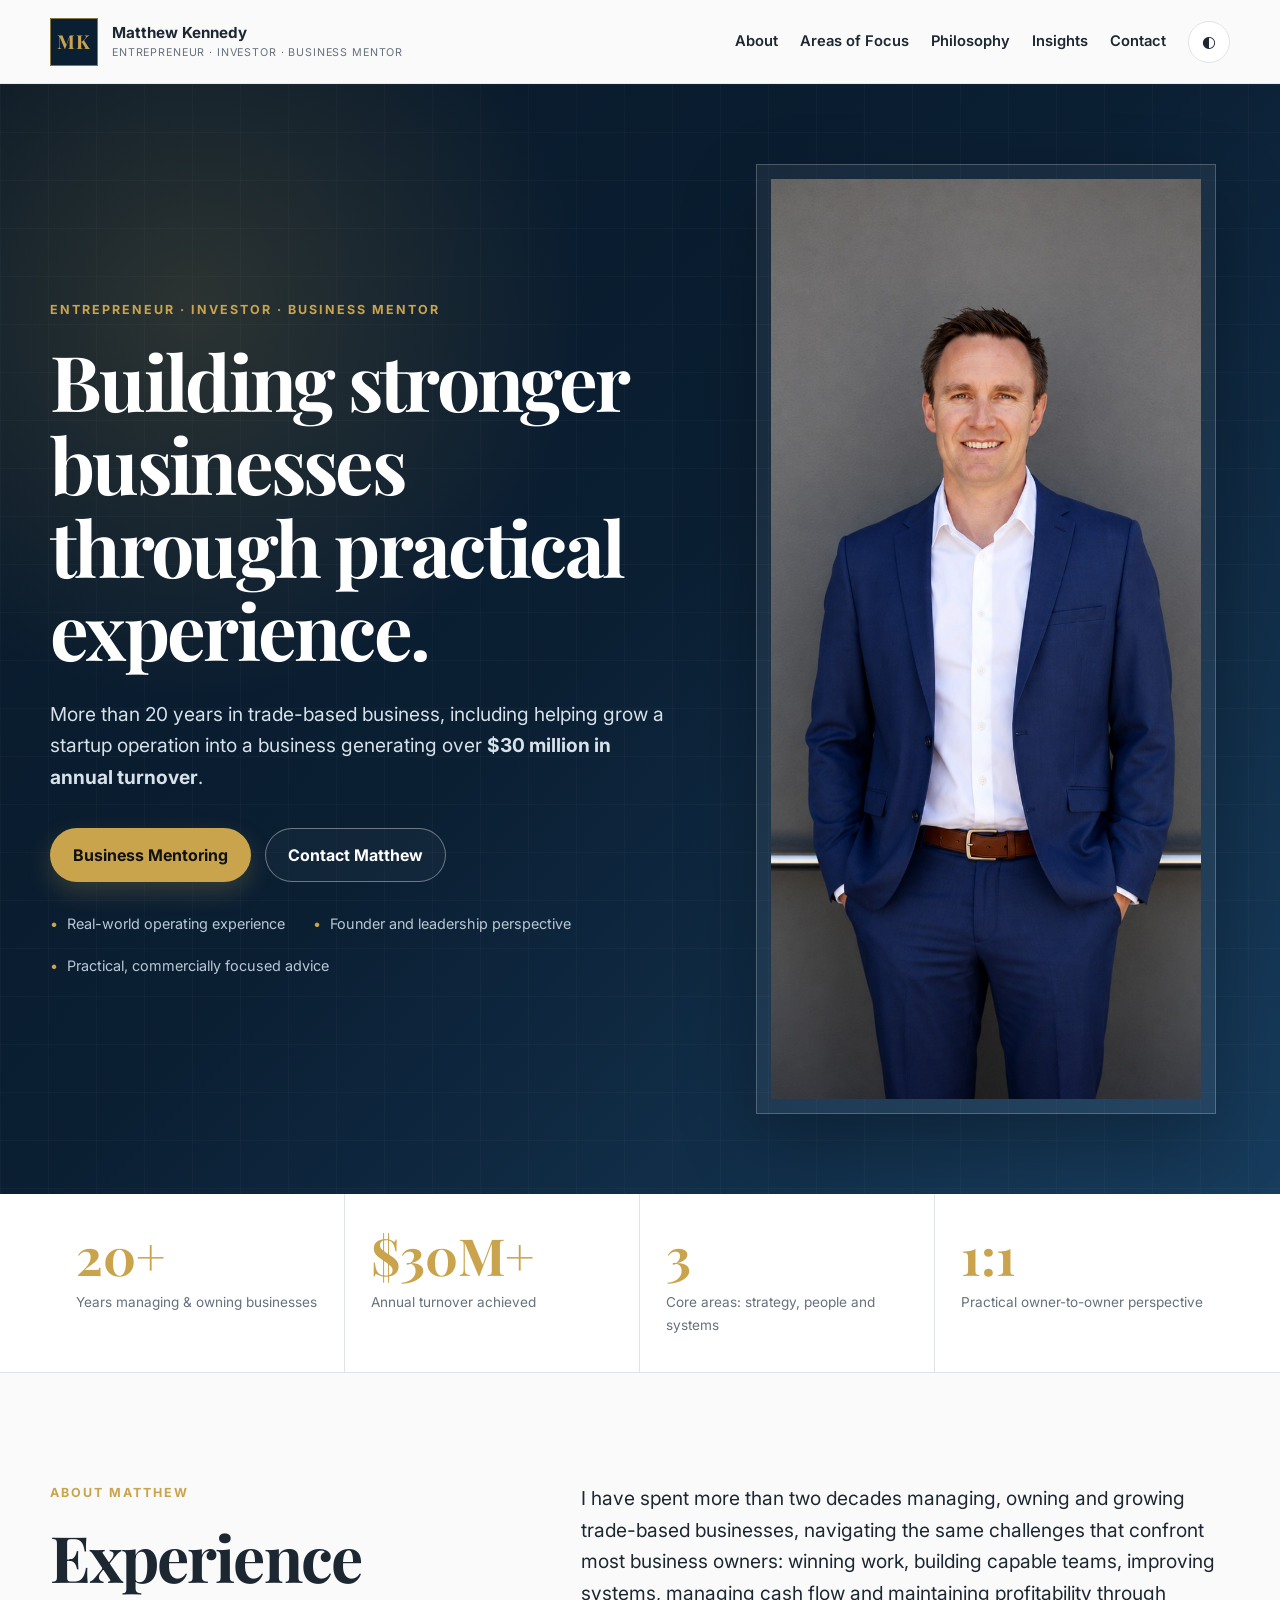
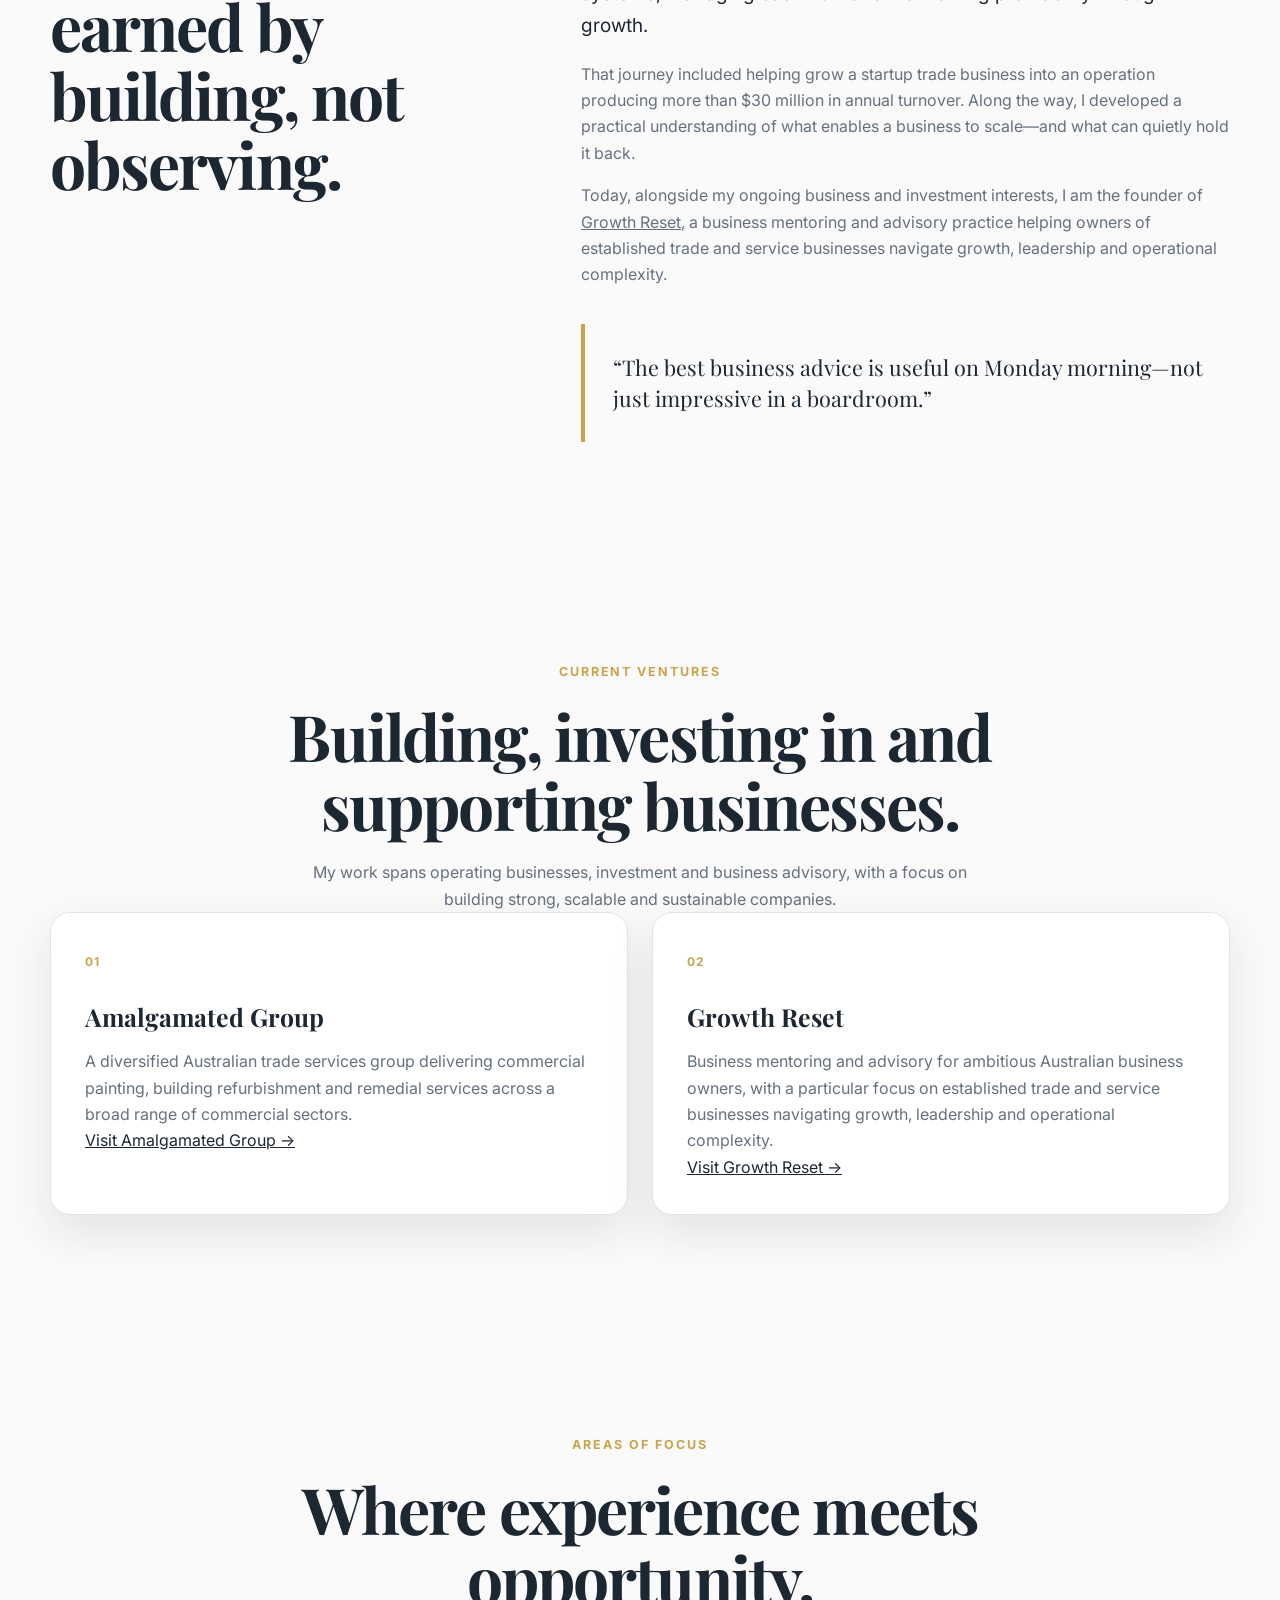
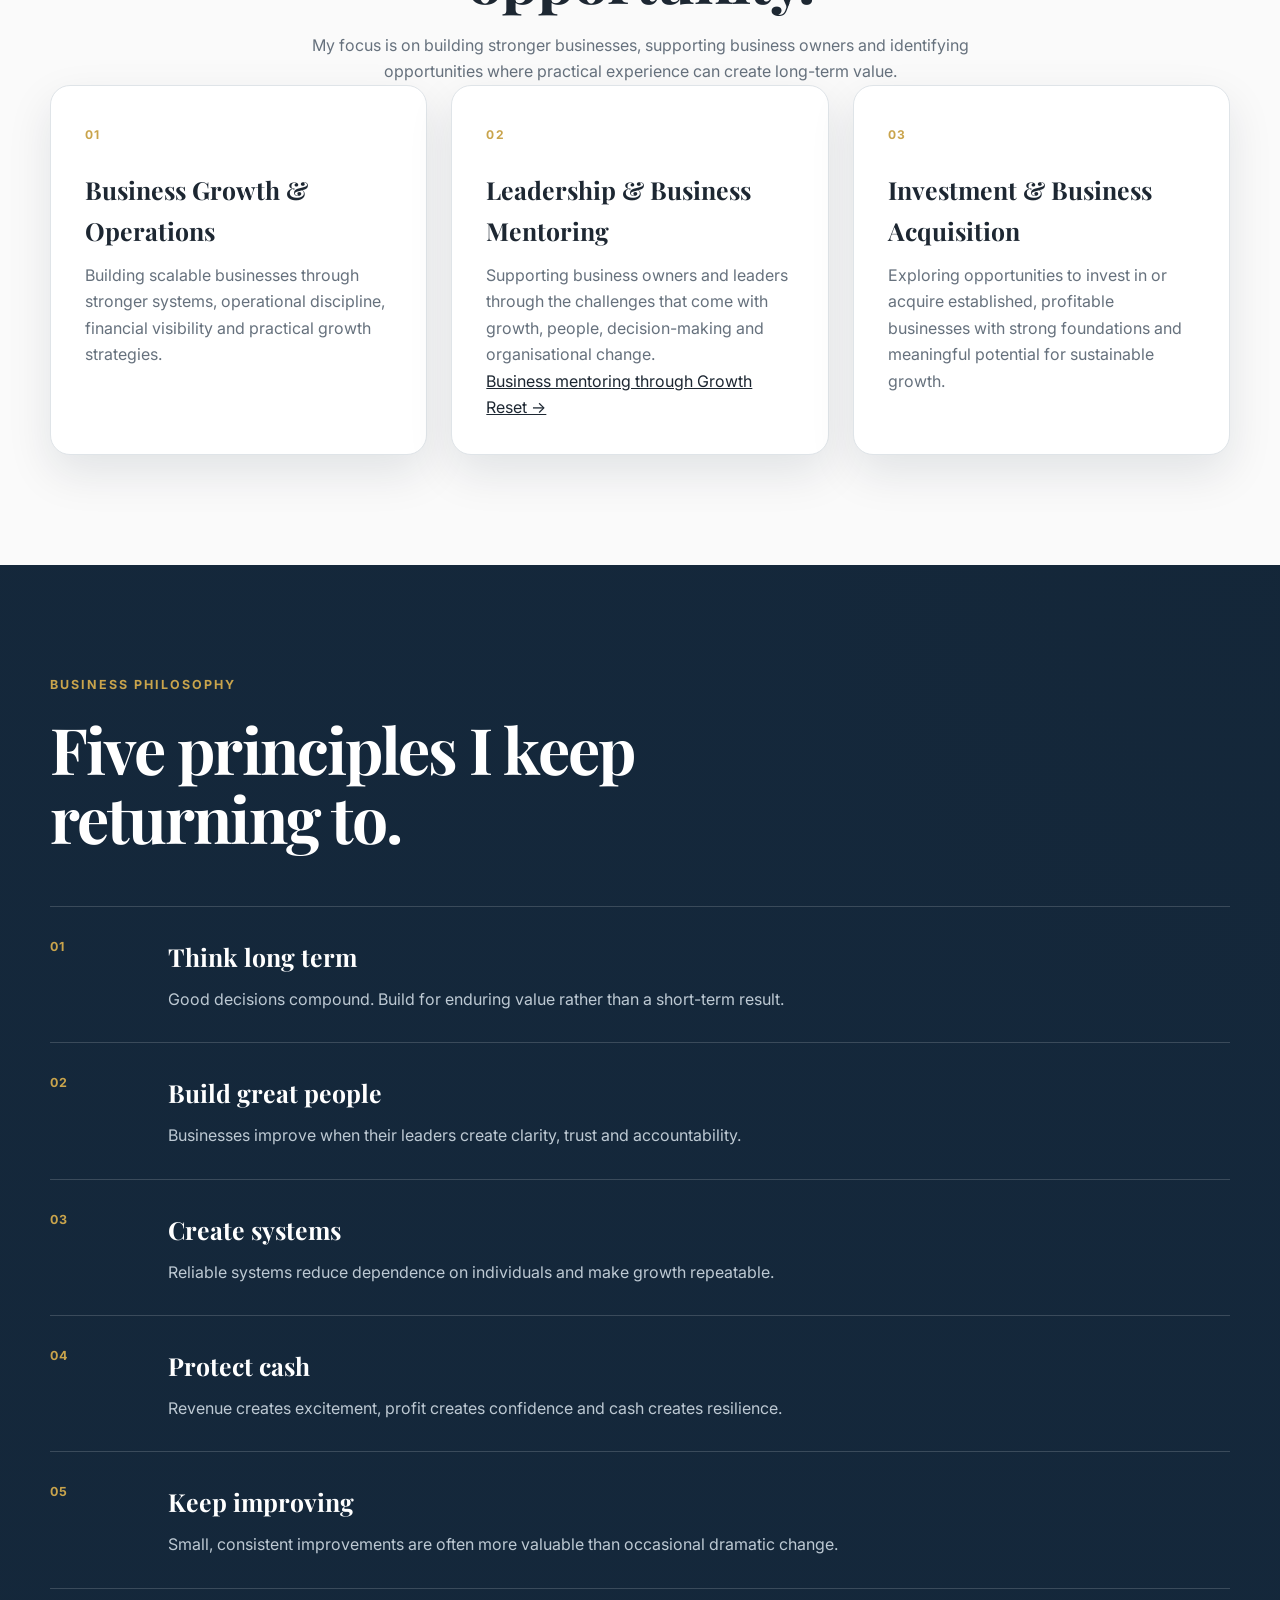
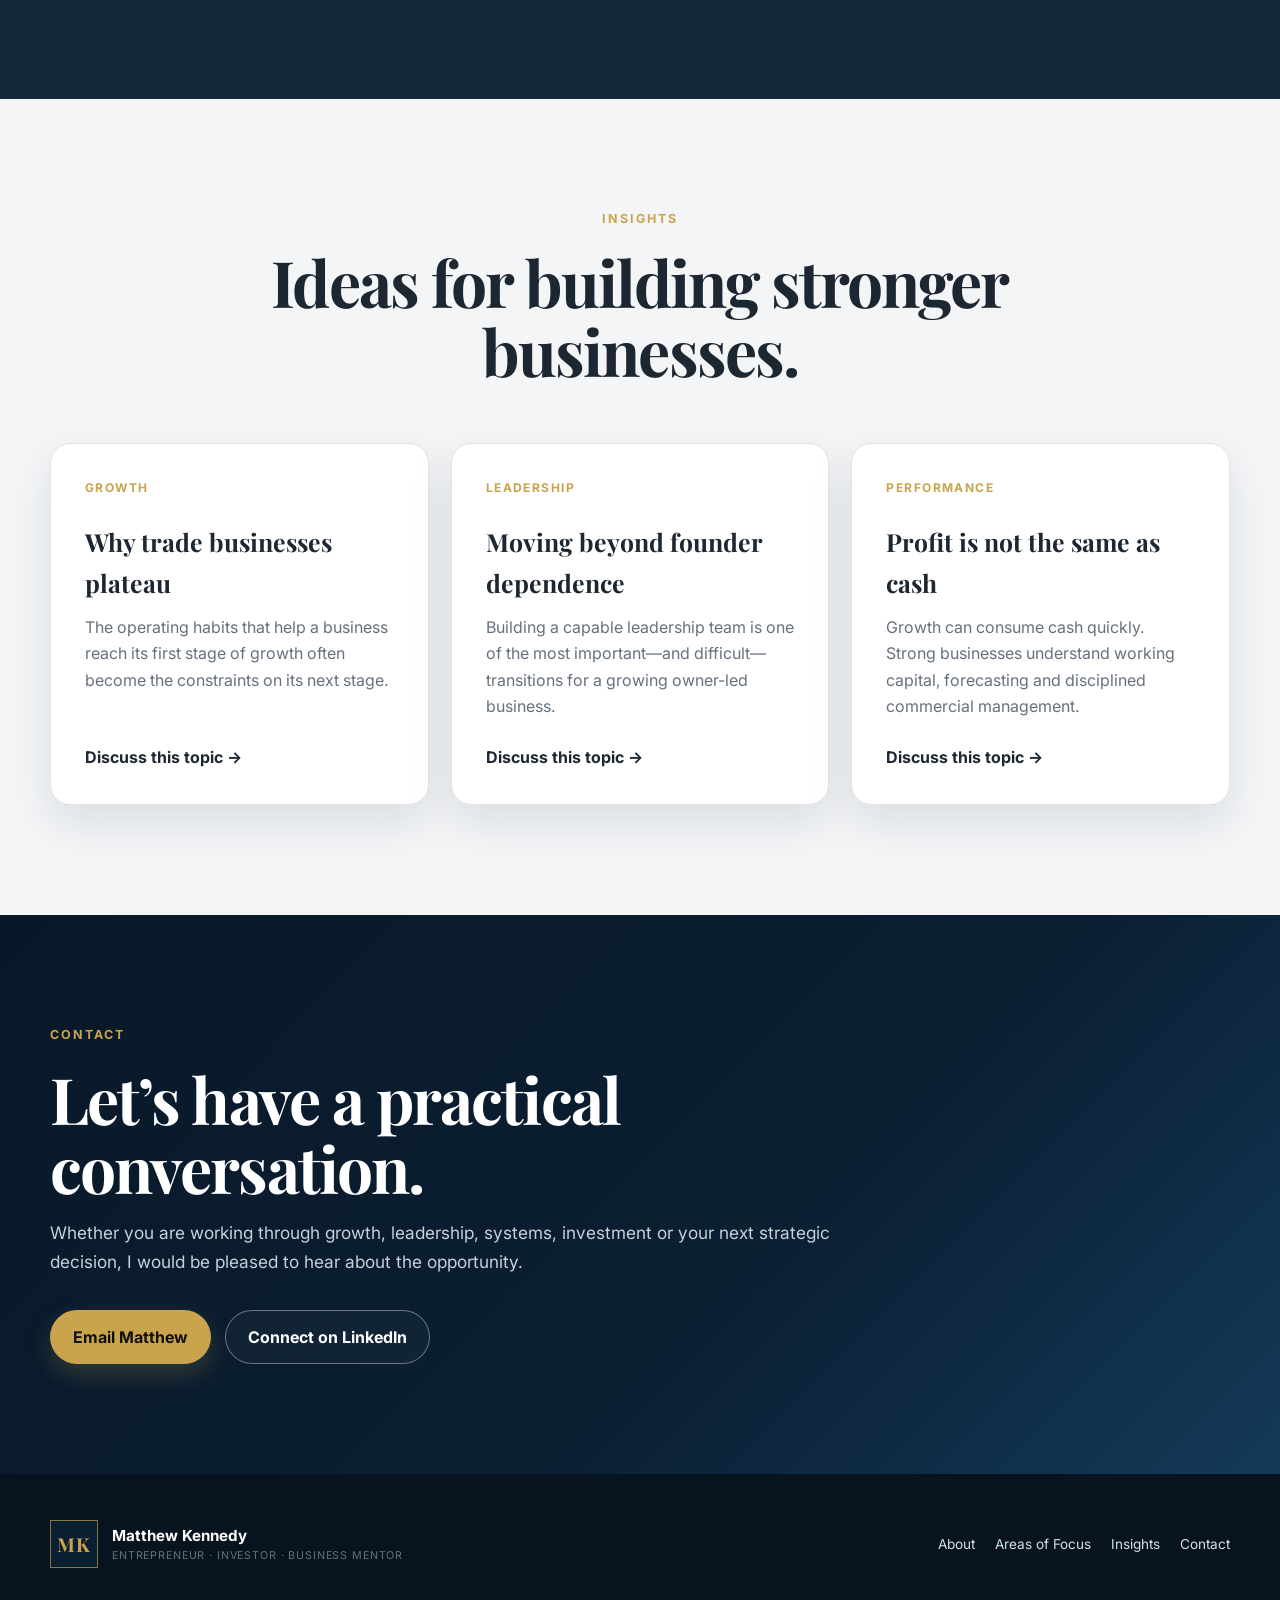
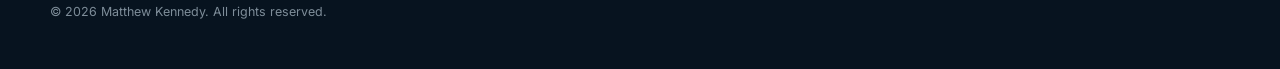
<file: index.html>
<!doctype html>
<html lang="en-AU">
<head>
  <meta charset="utf-8">
  <meta name="viewport" content="width=device-width, initial-scale=1">
  <meta name="theme-color" content="#0b1f33">
  <meta name="color-scheme" content="light dark">

  <title>Matthew Kennedy | Entrepreneur, Investor & Business Mentor</title>
  <meta name="description" content="Matthew Kennedy is an entrepreneur, investor and business mentor with more than 20 years of trade business experience, including helping grow a startup trade business to more than $30 million in annual turnover.">
  <meta name="author" content="Matthew Kennedy">
  <meta name="robots" content="index, follow">
  <link rel="canonical" href="https://www.matthewkennedy.au/">

  <meta property="og:type" content="website">
  <meta property="og:locale" content="en_AU">
  <meta property="og:title" content="Matthew Kennedy | Entrepreneur, Investor & Business Mentor">
  <meta property="og:description" content="Practical business guidance built on more than 20 years of real trade business experience.">
  <meta property="og:url" content="https://www.matthewkennedy.au/">
  <meta property="og:image" content="https://www.matthewkennedy.au/assets/images/social-preview.svg">

  <meta name="twitter:card" content="summary_large_image">
  <meta name="twitter:title" content="Matthew Kennedy | Entrepreneur, Investor & Business Mentor">
  <meta name="twitter:description" content="Helping ambitious business owners build stronger, more scalable businesses.">
  <meta name="twitter:image" content="https://www.matthewkennedy.au/assets/images/social-preview.svg">

  <link rel="icon" href="assets/icons/favicon.svg" type="image/svg+xml">
  <link rel="manifest" href="site.webmanifest">
  <link rel="stylesheet" href="assets/css/styles.css?v=2">

<script type="application/ld+json">
{
  "@context": "https://schema.org",
  "@type": "Person",
  "name": "Matthew Kennedy",
  "jobTitle": "Entrepreneur, Investor and Business Mentor",
  "url": "https://www.matthewkennedy.au/",
  "image": "https://www.matthewkennedy.au/assets/images/Matthew.jpg",
  "description": "Entrepreneur, investor and business mentor with more than 20 years of trade business experience.",
  "knowsAbout": [
    "Business mentoring",
    "Trade business growth",
    "Leadership",
    "Operations",
    "Business systems",
    "Investment"
  ]
}
</script>


 
</head>

<body>
  <a class="skip-link" href="#main-content">Skip to content</a>

  <header class="site-header" id="top">
    <div class="container header-inner">
      <a class="brand" href="#top" aria-label="Matthew Kennedy home">
        <span class="brand-mark" aria-hidden="true">MK</span>
        <span class="brand-text">
          <strong>Matthew Kennedy</strong>
          <small>Entrepreneur · Investor · Business Mentor</small>
        </span>
      </a>

      <button class="nav-toggle" type="button" aria-expanded="false" aria-controls="primary-navigation">
        <span class="sr-only">Open menu</span>
        <span></span><span></span><span></span>
      </button>

      <nav id="primary-navigation" class="primary-navigation" aria-label="Primary navigation">
        <a href="#about">About</a>
        <a href="#focus">Areas of Focus</a>
        <a href="#philosophy">Philosophy</a>
        <a href="#insights">Insights</a>
        <a href="#contact">Contact</a>
        <button class="theme-toggle" type="button" aria-label="Switch colour theme" title="Switch colour theme">
          <span class="theme-icon" aria-hidden="true">◐</span>
        </button>
      </nav>
    </div>
  </header>

  <main id="main-content">
    <section class="hero">
      <div class="container hero-grid">
        <div class="hero-copy reveal">
          <p class="eyebrow">Entrepreneur · Investor · Business Mentor</p>
          <h1>Building stronger businesses through practical experience.</h1>
          <p class="hero-lead">
            More than 20 years in trade-based business, including helping grow a startup operation into a business generating over <strong>$30 million in annual turnover</strong>.
          </p>

         <div class="hero-actions">
  <a
    href="https://growthreset.au/"
    class="button button-primary"
    target="_blank"
    rel="noopener noreferrer"
  >
    Business Mentoring
  </a>

  <a href="#contact" class="button button-secondary">
    Contact Matthew
  </a>
</div>

          <ul class="hero-points" aria-label="Experience highlights">
            <li>Real-world operating experience</li>
            <li>Founder and leadership perspective</li>
            <li>Practical, commercially focused advice</li>
          </ul>
        </div>

        <div class="hero-portrait reveal">
          <div class="portrait-frame">
            <img src="assets/images/Matthew.jpg" alt="Matthew Kennedy, entrepreneur, investor and business mentor" width="760" height="920">

            </div>
          </div>
        </div>
      
    </section>

    <section class="metrics" aria-label="Experience highlights">
      <div class="container metrics-grid">
        <article class="metric reveal">
          <strong class="counter" data-target="20" data-suffix="+">0</strong>
          <span>Years managing & owning businesses</span>
        </article>
        <article class="metric reveal">
          <strong class="counter" data-target="30" data-prefix="$" data-suffix="M+">0</strong>
          <span>Annual turnover achieved</span>
        </article>
        <article class="metric reveal">
          <strong class="counter" data-target="3" data-suffix="">0</strong>
          <span>Core areas: strategy, people and systems</span>
        </article>
        <article class="metric reveal">
          <strong>1:1</strong>
          <span>Practical owner-to-owner perspective</span>
        </article>
      </div>
    </section>

    <section class="section" id="about">
      <div class="container split-layout">
        <div class="section-heading reveal">
          <p class="eyebrow">About Matthew</p>
          <h2>Experience earned by building, not observing.</h2>
        </div>

        <div class="prose reveal">
          <p class="lead">
            I have spent more than two decades managing, owning and growing trade-based businesses, navigating the same challenges that confront most business owners: winning work, building capable teams, improving systems, managing cash flow and maintaining profitability through growth.
          </p>
          <p>
            That journey included helping grow a startup trade business into an operation producing more than $30 million in annual turnover. Along the way, I developed a practical understanding of what enables a business to scale—and what can quietly hold it back.
          </p>
          <p>
            Today, alongside my ongoing business and investment interests, I am the founder of
<a href="https://growthreset.au/" target="_blank" rel="noopener noreferrer">Growth Reset</a>,
a business mentoring and advisory practice helping owners of established trade and service businesses navigate growth, leadership and operational complexity.
          </p>

          <blockquote>
            “The best business advice is useful on Monday morning—not just impressive in a boardroom.”
          </blockquote>
        </div>
      </div>
    </section>
<section class="section">
  <div class="container">
    <div class="section-heading centered reveal">
      <div class="eyebrow">Current Ventures</div>
      <h2>Building, investing in and supporting businesses.</h2>
      <p>
        My work spans operating businesses, investment and business advisory,
        with a focus on building strong, scalable and sustainable companies.
      </p>
    </div>

    <div class="service-grid">

      <!-- Amalgamated Group -->
      <article class="service-card reveal">
        <div class="service-number">01</div>
        <h3>Amalgamated Group</h3>
        <p>
          A diversified Australian trade services group delivering commercial
          painting, building refurbishment and remedial services across a broad
          range of commercial sectors.
        </p>

        <a
          href="https://amalgamatedgroup.com.au/"
          target="_blank"
          rel="noopener noreferrer"
          class="text-link"
        >
          Visit Amalgamated Group →
        </a>
      </article>

      <!-- Growth Reset -->
      <article class="service-card reveal">
        <div class="service-number">02</div>
        <h3>Growth Reset</h3>
        <p>
          Business mentoring and advisory for ambitious Australian business
          owners, with a particular focus on established trade and service
          businesses navigating growth, leadership and operational complexity.
        </p>

        <a
          href="https://growthreset.au/"
          target="_blank"
          rel="noopener noreferrer"
          class="text-link"
        >
          Visit Growth Reset →
        </a>
      </article>

    </div>
  </div>
</section>
    
          <section class="section" id="focus">
  <div class="container">

    <div class="section-heading centered reveal">
      <div class="eyebrow">Areas of Focus</div>
      <h2>Where experience meets opportunity.</h2>
      <p>
        My focus is on building stronger businesses, supporting business owners
        and identifying opportunities where practical experience can create
        long-term value.
      </p>
    </div>

    <div class="focus-grid">

      <!-- Business Growth -->
      <article class="service-card reveal">
        <div class="service-number">01</div>
        <h3>Business Growth & Operations</h3>
        <p>
          Building scalable businesses through stronger systems, operational
          discipline, financial visibility and practical growth strategies.
        </p>
      </article>

      <!-- Leadership & Mentoring -->
      <article class="service-card reveal">
        <div class="service-number">02</div>
        <h3>Leadership & Business Mentoring</h3>
        <p>
          Supporting business owners and leaders through the challenges that
          come with growth, people, decision-making and organisational change.
        </p>

        <a
          href="https://growthreset.au/"
          target="_blank"
          rel="noopener noreferrer"
          class="text-link"
        >
          Business mentoring through Growth Reset →
        </a>
      </article>

      <!-- Investment -->
      <article class="service-card reveal">
        <div class="service-number">03</div>
        <h3>Investment & Business Acquisition</h3>
        <p>
          Exploring opportunities to invest in or acquire established,
          profitable businesses with strong foundations and meaningful
          potential for sustainable growth.
        </p>
      </article>

    </div>
  </div>
</section>

    <section class="section philosophy" id="philosophy">
      <div class="container">
        <div class="section-heading reveal">
          <p class="eyebrow">Business Philosophy</p>
          <h2>Five principles I keep returning to.</h2>
        </div>

        <div class="principles">
          <article class="principle reveal">
            <span>01</span>
            <div><h3>Think long term</h3><p>Good decisions compound. Build for enduring value rather than a short-term result.</p></div>
          </article>
          <article class="principle reveal">
            <span>02</span>
            <div><h3>Build great people</h3><p>Businesses improve when their leaders create clarity, trust and accountability.</p></div>
          </article>
          <article class="principle reveal">
            <span>03</span>
            <div><h3>Create systems</h3><p>Reliable systems reduce dependence on individuals and make growth repeatable.</p></div>
          </article>
          <article class="principle reveal">
            <span>04</span>
            <div><h3>Protect cash</h3><p>Revenue creates excitement, profit creates confidence and cash creates resilience.</p></div>
          </article>
          <article class="principle reveal">
            <span>05</span>
            <div><h3>Keep improving</h3><p>Small, consistent improvements are often more valuable than occasional dramatic change.</p></div>
          </article>
        </div>
      </div>
    </section>

    <section class="section section-muted" id="insights">
      <div class="container">
        <div class="section-heading centered reveal">
          <p class="eyebrow">Insights</p>
          <h2>Ideas for building stronger businesses.</h2>
          
        </div>

        <div class="insight-grid">
          <article class="insight-card reveal">
            <span>Growth</span>
            <h3>Why trade businesses plateau</h3>
            <p>The operating habits that help a business reach its first stage of growth often become the constraints on its next stage.</p>
            <a href="#contact">Discuss this topic <span aria-hidden="true">→</span></a>
          </article>

          <article class="insight-card reveal">
            <span>Leadership</span>
            <h3>Moving beyond founder dependence</h3>
            <p>Building a capable leadership team is one of the most important—and difficult—transitions for a growing owner-led business.</p>
            <a href="#contact">Discuss this topic <span aria-hidden="true">→</span></a>
          </article>

          <article class="insight-card reveal">
            <span>Performance</span>
            <h3>Profit is not the same as cash</h3>
            <p>Growth can consume cash quickly. Strong businesses understand working capital, forecasting and disciplined commercial management.</p>
            <a href="#contact">Discuss this topic <span aria-hidden="true">→</span></a>
          </article>
        </div>
      </div>
    </section>

    <section class="section contact-section" id="contact">
      <div class="container contact-grid">
        <div class="contact-copy reveal">
          <p class="eyebrow">Contact</p>
          <h2>Let’s have a practical conversation.</h2>
          <p>
            Whether you are working through growth, leadership, systems, investment or your next strategic decision, I would be pleased to hear about the opportunity.
          </p>

          <div class="contact-actions">
            <a class="button button-primary" href="mailto:matt@amalgamatedgroup.com.au">Email Matthew</a>
            <a class="button button-secondary light-button" href="https://www.linkedin.com/in/matthew-kennedy-4bb34133/" target="_blank" rel="noopener">Connect on LinkedIn</a>
          </div>

        </div>


      </div>
    </section>
  </main>

  <footer class="site-footer">
    <div class="container footer-grid">
      <div>
        <a class="brand footer-brand" href="#top">
          <span class="brand-mark" aria-hidden="true">MK</span>
          <span class="brand-text"><strong>Matthew Kennedy</strong><small>Entrepreneur · Investor · Business Mentor</small></span>
        </a>
      </div>
      <div class="footer-links">
        <a href="#about">About</a>
      <a href="#focus">Areas of Focus</a>
        <a href="#insights">Insights</a>
        <a href="#contact">Contact</a>
      </div>
      <p>© <span id="current-year"></span> Matthew Kennedy. All rights reserved.</p>
    </div>
  </footer>

  <button class="back-to-top" type="button" aria-label="Back to top">↑</button>



  <noscript>
    <div class="noscript">This website works without JavaScript, although animations and theme switching will be disabled.</div>
  </noscript>

  <script src="assets/js/main.js" defer></script>
</body>
</html>
</file>
<file: assets/css/styles.css>
@import url('https://fonts.googleapis.com/css2?family=Inter:wght@400;500;600;700&family=Playfair+Display:wght@600;700&display=swap');

:root {
  --navy: #0b1f33;
  --navy-2: #14324e;
  --gold: #c9a44c;
  --gold-soft: #ead9aa;
  --ink: #1d2732;
  --muted: #66717d;
  --paper: #fafafa;
  --surface: #ffffff;
  --surface-muted: #f3f5f7;
  --line: #dfe4e8;
  --shadow: 0 18px 45px rgba(11, 31, 51, 0.10);
  --radius: 20px;
  --container: 1180px;
  --header-height: 84px;
}

html[data-theme="dark"] {
  --ink: #eef3f7;
  --muted: #b7c0c8;
  --paper: #091725;
  --surface: #0f2235;
  --surface-muted: #0b1b2a;
  --line: #294157;
  --shadow: 0 18px 45px rgba(0, 0, 0, 0.28);
}

*,
*::before,
*::after {
  box-sizing: border-box;
}

html {
  scroll-behavior: smooth;
  scroll-padding-top: calc(var(--header-height) + 18px);
}

body {
  margin: 0;
  font-family: "Inter", system-ui, -apple-system, BlinkMacSystemFont, "Segoe UI", sans-serif;
  color: var(--ink);
  background: var(--paper);
  line-height: 1.65;
  text-rendering: optimizeLegibility;
}

img {
  display: block;
  max-width: 100%;
}

a {
  color: inherit;
}

button,
input,
textarea {
  font: inherit;
}

button {
  cursor: pointer;
}

code {
  font-size: 0.9em;
  background: rgba(127, 127, 127, 0.12);
  padding: 0.12rem 0.3rem;
  border-radius: 5px;
}

.container {
  width: min(calc(100% - 40px), var(--container));
  margin-inline: auto;
}

.sr-only {
  position: absolute;
  width: 1px;
  height: 1px;
  padding: 0;
  margin: -1px;
  overflow: hidden;
  clip: rect(0, 0, 0, 0);
  white-space: nowrap;
  border: 0;
}

.skip-link {
  position: fixed;
  left: 16px;
  top: -80px;
  z-index: 999;
  background: var(--gold);
  color: #111;
  padding: 12px 16px;
  border-radius: 8px;
  font-weight: 700;
  transition: top 0.2s ease;
}

.skip-link:focus {
  top: 16px;
}

.site-header {
  position: sticky;
  top: 0;
  z-index: 50;
  min-height: var(--header-height);
  display: flex;
  align-items: center;
  background: color-mix(in srgb, var(--paper) 88%, transparent);
  backdrop-filter: blur(18px);
  border-bottom: 1px solid color-mix(in srgb, var(--line) 70%, transparent);
}

.header-inner {
  display: flex;
  align-items: center;
  justify-content: space-between;
  gap: 28px;
}

.brand {
  display: inline-flex;
  align-items: center;
  gap: 14px;
  text-decoration: none;
}

.brand-mark {
  width: 48px;
  height: 48px;
  display: grid;
  place-items: center;
  background: var(--navy);
  color: var(--gold);
  border: 1px solid color-mix(in srgb, var(--gold) 65%, transparent);
  font-family: "Playfair Display", Georgia, serif;
  font-size: 1.2rem;
  font-weight: 700;
  letter-spacing: 0.04em;
}

.brand-text {
  display: grid;
  line-height: 1.15;
}

.brand-text strong {
  font-size: 0.95rem;
}

.brand-text small {
  margin-top: 5px;
  color: var(--muted);
  font-size: 0.67rem;
  letter-spacing: 0.08em;
  text-transform: uppercase;
}

.primary-navigation {
  display: flex;
  align-items: center;
  gap: 22px;
}

.primary-navigation a {
  position: relative;
  text-decoration: none;
  font-size: 0.92rem;
  font-weight: 600;
}

.primary-navigation a::after {
  content: "";
  position: absolute;
  left: 0;
  right: 100%;
  bottom: -7px;
  height: 2px;
  background: var(--gold);
  transition: right 0.25s ease;
}

.primary-navigation a:hover::after,
.primary-navigation a:focus-visible::after {
  right: 0;
}

.theme-toggle {
  width: 42px;
  height: 42px;
  border: 1px solid var(--line);
  border-radius: 50%;
  color: var(--ink);
  background: var(--surface);
}

.nav-toggle {
  display: none;
  width: 46px;
  height: 42px;
  border: 0;
  background: transparent;
}

.nav-toggle span:not(.sr-only) {
  display: block;
  height: 2px;
  width: 26px;
  margin: 5px auto;
  background: var(--ink);
  transition: transform 0.2s ease, opacity 0.2s ease;
}

.hero {
  position: relative;
  overflow: hidden;
  min-height: calc(100vh - var(--header-height));
  display: flex;
  align-items: center;
  background:
    radial-gradient(circle at 15% 20%, rgba(201, 164, 76, 0.18), transparent 28%),
    linear-gradient(135deg, #081828 0%, #0b1f33 48%, #173c5d 100%);
  color: #fff;
}

.hero::after {
  content: "";
  position: absolute;
  inset: 0;
  background-image: linear-gradient(rgba(255,255,255,.025) 1px, transparent 1px),
                    linear-gradient(90deg, rgba(255,255,255,.025) 1px, transparent 1px);
  background-size: 48px 48px;
  pointer-events: none;
}

.hero-grid {
  position: relative;
  z-index: 1;
  display: grid;
  grid-template-columns: 1.12fr 0.88fr;
  gap: 70px;
  align-items: center;
  padding-block: 80px;
}

.eyebrow {
  margin: 0 0 18px;
  color: var(--gold);
  font-size: 0.78rem;
  font-weight: 700;
  letter-spacing: 0.16em;
  text-transform: uppercase;
}

.hero h1,
.section-heading h2,
.contact-copy h2 {
  margin: 0;
  font-family: "Playfair Display", Georgia, serif;
  font-weight: 700;
  line-height: 1.08;
}

.hero h1 {
  max-width: 760px;
  font-size: clamp(3rem, 6vw, 5.8rem);
  letter-spacing: -0.035em;
}

.hero-lead {
  max-width: 720px;
  margin: 28px 0 0;
  color: #d7e1e9;
  font-size: clamp(1.05rem, 1.5vw, 1.3rem);
}

.hero-actions,
.contact-actions {
  display: flex;
  flex-wrap: wrap;
  gap: 14px;
  margin-top: 34px;
}

.button {
  display: inline-flex;
  align-items: center;
  justify-content: center;
  min-height: 50px;
  padding: 13px 22px;
  border: 1px solid transparent;
  border-radius: 999px;
  text-decoration: none;
  font-weight: 700;
  transition: transform 0.2s ease, box-shadow 0.2s ease, background 0.2s ease;
}

.button:hover {
  transform: translateY(-2px);
}

.button-primary {
  background: var(--gold);
  color: #111;
  box-shadow: 0 10px 24px rgba(201, 164, 76, 0.22);
}

.button-primary:hover {
  background: #d7b861;
}

.button-secondary {
  border-color: rgba(255,255,255,0.38);
  color: #fff;
  background: rgba(255,255,255,0.03);
}

.button-secondary:hover {
  background: rgba(255,255,255,0.09);
}

.hero-points {
  display: flex;
  flex-wrap: wrap;
  gap: 18px 28px;
  margin: 30px 0 0;
  padding: 0;
  list-style: none;
  color: #b9c8d4;
  font-size: 0.9rem;
}

.hero-points li::before {
  content: "•";
  margin-right: 9px;
  color: var(--gold);
}

.hero-portrait {
  display: flex;
  justify-content: center;
}

.portrait-frame {
  position: relative;
  width: min(100%, 460px);
  border: 1px solid rgba(255,255,255,0.22);
  padding: 14px;
  background: rgba(255,255,255,0.06);
  box-shadow: 0 30px 70px rgba(0,0,0,0.28);
}

.portrait-frame img {
  width: 100%;
  aspect-ratio: 4 / 5;
  object-fit: cover;
  background: #d9dee3;
}

.portrait-note {
  position: absolute;
  left: 34px;
  right: 34px;
  bottom: 34px;
  padding: 16px 18px;
  background: rgba(8, 24, 40, 0.88);
  backdrop-filter: blur(10px);
  border-left: 3px solid var(--gold);
}

.portrait-note strong,
.portrait-note span {
  display: block;
}

.portrait-note span {
  margin-top: 3px;
  color: #ccd6de;
  font-size: 0.78rem;
}

.metrics {
  background: var(--surface);
  border-bottom: 1px solid var(--line);
}

.metrics-grid {
  display: grid;
  grid-template-columns: repeat(4, 1fr);
}

.metric {
  padding: 36px 26px;
  border-right: 1px solid var(--line);
}

.metric:last-child {
  border-right: 0;
}

.metric strong {
  display: block;
  color: var(--gold);
  font-family: "Playfair Display", Georgia, serif;
  font-size: clamp(2rem, 4vw, 3.2rem);
  line-height: 1;
}

.metric span {
  display: block;
  margin-top: 10px;
  color: var(--muted);
  font-size: 0.85rem;
}

.section {
  padding-block: 110px;
}

.section-muted {
  background: var(--surface-muted);
}

.split-layout {
  display: grid;
  grid-template-columns: 0.82fr 1.18fr;
  gap: 80px;
}

.section-heading {
  max-width: 760px;
}

.section-heading.centered {
  margin-inline: auto;
  text-align: center;
}

.section-heading h2,
.contact-copy h2 {
  font-size: clamp(2.35rem, 5vw, 4.4rem);
  letter-spacing: -0.03em;
}

.section-heading > p:last-child {
  color: var(--muted);
  max-width: 680px;
  margin: 20px auto 0;
}

.prose {
  max-width: 760px;
}

.prose p {
  color: var(--muted);
}

.prose .lead {
  margin-top: 0;
  color: var(--ink);
  font-size: 1.2rem;
}

blockquote {
  margin: 36px 0 0;
  padding: 28px 0 28px 28px;
  border-left: 4px solid var(--gold);
  font-family: "Playfair Display", Georgia, serif;
  font-size: 1.35rem;
  line-height: 1.45;
}

.card-grid {
  display: grid;
  grid-template-columns: repeat(3, 1fr);
  gap: 22px;
  margin-top: 58px;
}

.service-card,
.insight-card {
  position: relative;
  overflow: hidden;
  background: var(--surface);
  border: 1px solid var(--line);
  border-radius: var(--radius);
  box-shadow: var(--shadow);
  transition: transform 0.25s ease, border-color 0.25s ease;
}

.service-card {
  min-height: 290px;
  padding: 34px;
}

.service-card:hover,
.insight-card:hover {
  transform: translateY(-6px);
  border-color: color-mix(in srgb, var(--gold) 65%, var(--line));
}

.card-number {
  display: inline-block;
  color: var(--gold);
  font-size: 0.75rem;
  font-weight: 700;
  letter-spacing: 0.12em;
}

.service-card h3,
.insight-card h3,
.principle h3 {
  margin: 24px 0 10px;
  font-family: "Playfair Display", Georgia, serif;
  font-size: 1.55rem;
}

.service-card p,
.insight-card p,
.principle p {
  margin: 0;
  color: var(--muted);
}

.philosophy {
  background:
    linear-gradient(rgba(11,31,51,.96), rgba(11,31,51,.96)),
    radial-gradient(circle at top right, rgba(201,164,76,.3), transparent 30%);
  color: #fff;
}

.philosophy .section-heading {
  max-width: 820px;
}

.principles {
  margin-top: 54px;
  border-top: 1px solid rgba(255,255,255,0.16);
}

.principle {
  display: grid;
  grid-template-columns: 90px 1fr;
  gap: 28px;
  padding: 30px 0;
  border-bottom: 1px solid rgba(255,255,255,0.16);
}

.principle > span {
  color: var(--gold);
  font-size: 0.78rem;
  font-weight: 700;
  letter-spacing: 0.12em;
}

.principle h3 {
  margin: 0 0 8px;
  color: #fff;
}

.principle p {
  color: #bdc9d3;
}

.insight-grid {
  display: grid;
  grid-template-columns: repeat(3, 1fr);
  gap: 22px;
  margin-top: 58px;
}

.insight-card {
  min-height: 330px;
  padding: 34px;
  display: flex;
  flex-direction: column;
}

.insight-card > span {
  color: var(--gold);
  font-size: 0.75rem;
  font-weight: 700;
  letter-spacing: 0.12em;
  text-transform: uppercase;
}

.insight-card a {
  margin-top: auto;
  padding-top: 24px;
  color: var(--ink);
  font-weight: 700;
  text-decoration: none;
}

.contact-section {
  background: linear-gradient(135deg, #081828 0%, #0b1f33 60%, #143a59 100%);
  color: #fff;
}

.contact-grid {
  display: grid;
  grid-template-columns: 0.9fr 1.1fr;
  gap: 70px;
  align-items: start;
}

.contact-copy > p:not(.eyebrow):not(.contact-note) {
  color: #c6d1d9;
  font-size: 1.08rem;
}

.light-button {
  color: #fff;
}

.contact-note,
.form-help {
  color: #9fb0be;
  font-size: 0.78rem;
}

.contact-form {
  padding: 34px;
  border: 1px solid rgba(255,255,255,0.18);
  border-radius: var(--radius);
  background: rgba(255,255,255,0.06);
  backdrop-filter: blur(10px);
}

.form-row + .form-row {
  margin-top: 18px;
}

.form-row label {
  display: block;
  margin-bottom: 7px;
  color: #e7edf2;
  font-size: 0.82rem;
  font-weight: 700;
}

.form-row input,
.form-row textarea {
  width: 100%;
  border: 1px solid rgba(255,255,255,0.22);
  border-radius: 12px;
  padding: 13px 14px;
  color: #fff;
  background: rgba(255,255,255,0.06);
  outline: none;
}

.form-row input:focus,
.form-row textarea:focus {
  border-color: var(--gold);
  box-shadow: 0 0 0 3px rgba(201,164,76,0.16);
}

.contact-form .button {
  margin-top: 22px;
  border: 0;
}

.site-footer {
  background: #07131f;
  color: #c4ced6;
  padding: 46px 0;
}

.footer-grid {
  display: grid;
  grid-template-columns: 1fr auto;
  gap: 30px;
  align-items: center;
}

.footer-brand .brand-text strong {
  color: #fff;
}

.footer-links {
  display: flex;
  gap: 20px;
}

.footer-links a {
  color: #d8e0e6;
  text-decoration: none;
  font-size: 0.85rem;
}

.footer-grid > p {
  grid-column: 1 / -1;
  margin: 4px 0 0;
  color: #7e8d99;
  font-size: 0.78rem;
}

.back-to-top {
  position: fixed;
  right: 24px;
  bottom: 24px;
  z-index: 40;
  width: 46px;
  height: 46px;
  border: 1px solid var(--line);
  border-radius: 50%;
  background: var(--surface);
  color: var(--ink);
  box-shadow: var(--shadow);
  opacity: 0;
  visibility: hidden;
  transform: translateY(10px);
  transition: all 0.2s ease;
}

.back-to-top.is-visible {
  opacity: 1;
  visibility: visible;
  transform: translateY(0);
}

.cookie-banner {
  position: fixed;
  left: 24px;
  right: 24px;
  bottom: 24px;
  z-index: 60;
  max-width: 920px;
  margin-inline: auto;
  padding: 20px;
  display: flex;
  align-items: center;
  justify-content: space-between;
  gap: 22px;
  border: 1px solid var(--line);
  border-radius: 16px;
  background: var(--surface);
  color: var(--ink);
  box-shadow: var(--shadow);
}

.cookie-banner p {
  margin: 4px 0 0;
  color: var(--muted);
  font-size: 0.8rem;
}

.cookie-banner.is-hidden {
  display: none;
}

.reveal {
  opacity: 0;
  transform: translateY(24px);
  transition: opacity 0.65s ease, transform 0.65s ease;
}

.reveal.is-visible {
  opacity: 1;
  transform: translateY(0);
}

.noscript {
  padding: 14px 20px;
  text-align: center;
  background: #fee2e2;
  color: #7f1d1d;
}

@media (prefers-reduced-motion: reduce) {
  html {
    scroll-behavior: auto;
  }

  *,
  *::before,
  *::after {
    animation-duration: 0.01ms !important;
    animation-iteration-count: 1 !important;
    transition-duration: 0.01ms !important;
  }

  .reveal {
    opacity: 1;
    transform: none;
  }
}

@media (max-width: 980px) {
  .nav-toggle {
    display: block;
    z-index: 3;
  }

  .primary-navigation {
    position: absolute;
    top: calc(100% + 1px);
    left: 0;
    right: 0;
    display: none;
    padding: 24px 20px;
    background: var(--surface);
    border-bottom: 1px solid var(--line);
    box-shadow: var(--shadow);
  }

  .primary-navigation.is-open {
    display: grid;
    gap: 18px;
  }

  .theme-toggle {
    justify-self: start;
  }

  .hero-grid,
  .split-layout,
  .contact-grid {
    grid-template-columns: 1fr;
  }

  .hero-grid {
    gap: 56px;
  }

  .hero-copy {
    max-width: 820px;
  }

  .hero-portrait {
    justify-content: flex-start;
  }

  .portrait-frame {
    width: min(100%, 520px);
  }

  .metrics-grid {
    grid-template-columns: repeat(2, 1fr);
  }

  .metric:nth-child(2) {
    border-right: 0;
  }

  .metric:nth-child(-n+2) {
    border-bottom: 1px solid var(--line);
  }

  .card-grid,
  .insight-grid {
    grid-template-columns: repeat(2, 1fr);
  }

  .section {
    padding-block: 88px;
  }
}

@media (max-width: 680px) {
  .container {
    width: min(calc(100% - 28px), var(--container));
  }

  .brand-text small {
    display: none;
  }

  .hero {
    min-height: auto;
  }

  .hero-grid {
    padding-block: 62px;
  }

  .hero h1 {
    font-size: clamp(2.7rem, 13vw, 4.2rem);
  }

  .hero-actions,
  .contact-actions {
    align-items: stretch;
    flex-direction: column;
  }

  .hero-actions .button,
  .contact-actions .button {
    width: 100%;
  }

  .hero-points {
    display: grid;
    gap: 10px;
  }

  .portrait-note {
    left: 24px;
    right: 24px;
    bottom: 24px;
  }

  .metrics-grid,
  .card-grid,
  .insight-grid {
    grid-template-columns: 1fr;
  }

  .metric,
  .metric:nth-child(2) {
    border-right: 0;
    border-bottom: 1px solid var(--line);
  }

  .metric:last-child {
    border-bottom: 0;
  }

  .principle {
    grid-template-columns: 56px 1fr;
    gap: 18px;
  }

  .contact-form {
    padding: 24px 18px;
  }

  .footer-grid {
    grid-template-columns: 1fr;
  }

  .footer-links {
    flex-wrap: wrap;
  }

  .cookie-banner {
    left: 14px;
    right: 14px;
    bottom: 14px;
    flex-direction: column;
    align-items: stretch;
  }

  .back-to-top {
    right: 16px;
    bottom: 16px;
  }
}


.focus-grid .service-card {
  height: 100%;
}

@media (max-width: 900px) {
  .focus-grid {
    grid-template-columns: repeat(2, 1fr);
  }
}

@media (max-width: 650px) {
  .focus-grid {
    grid-template-columns: 1fr;
  }
}
/* =========================================
   CUSTOM CARD LAYOUTS
   ========================================= */

/* Current Ventures - 2 columns */
.service-grid {
  display: grid !important;
  grid-template-columns: repeat(2, minmax(0, 1fr)) !important;
  gap: 24px;
  align-items: stretch;
}

/* Areas of Focus - 3 columns */
.focus-grid {
  display: grid !important;
  grid-template-columns: repeat(3, minmax(0, 1fr)) !important;
  gap: 24px;
  align-items: stretch;
}

/* Make cards equal height */
.service-grid .service-card,
.focus-grid .service-card {
  height: 100%;
  width: 100%;
}

/* Tablet */
@media (max-width: 900px) {
  .service-grid,
  .focus-grid {
    grid-template-columns: repeat(2, minmax(0, 1fr)) !important;
  }
}

/* Mobile */
@media (max-width: 650px) {
  .service-grid,
  .focus-grid {
    grid-template-columns: 1fr !important;
  }
}
/* Contact section - single column */
.contact-section .contact-grid {
  grid-template-columns: 1fr;
}

.contact-section .contact-copy {
  max-width: 780px;
}
.service-number {
  display: inline-block;
  color: var(--gold);
  font-size: 0.75rem;
  font-weight: 700;
  letter-spacing: 0.12em;
}
</file>
